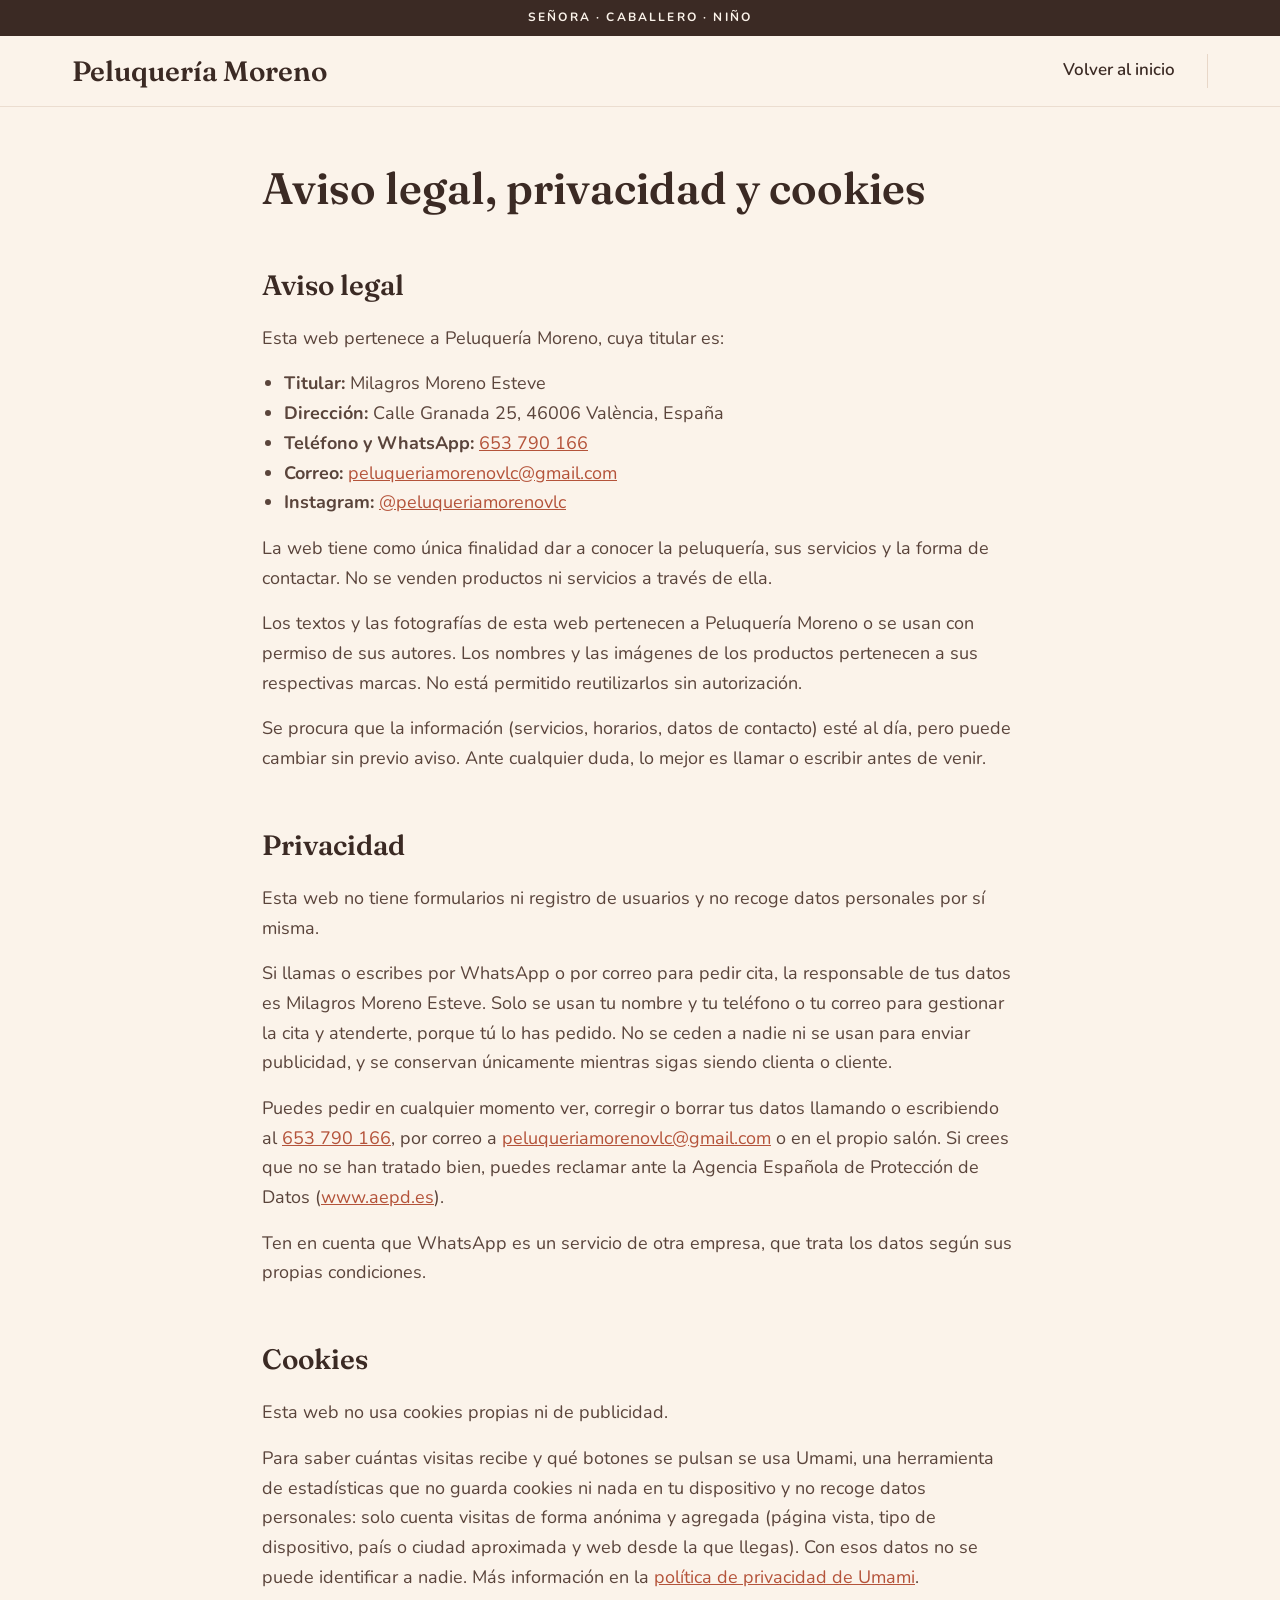
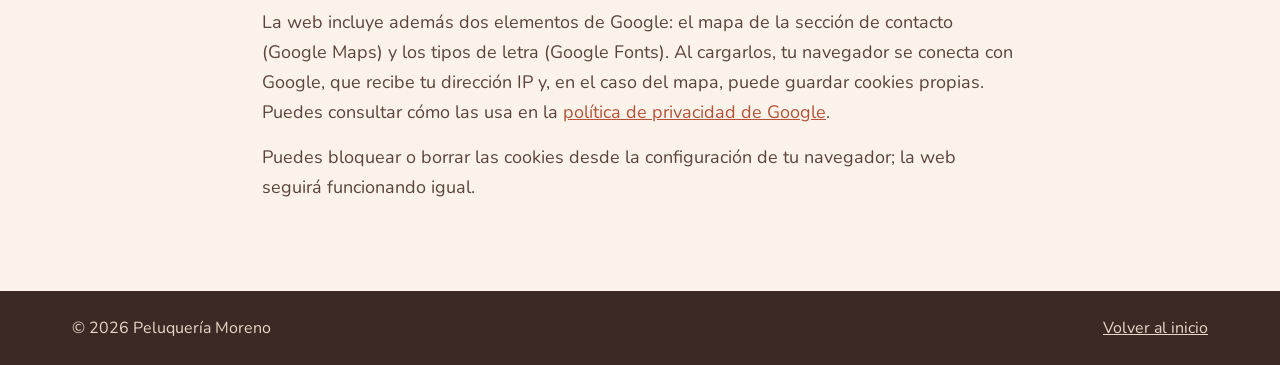
<file: legal.html>
<!doctype html>
<html lang="es">
<head>
<meta charset="utf-8">
<meta name="viewport" content="width=device-width, initial-scale=1">
<meta name="color-scheme" content="only light">
<title>Aviso legal, privacidad y cookies | Peluquería Moreno</title>
<meta name="robots" content="noindex">
<link rel="icon" href="favicon.ico" sizes="48x48">
<link rel="icon" type="image/png" href="favicon.png" sizes="96x96">
<link rel="apple-touch-icon" href="apple-touch-icon.png">
<link rel="preconnect" href="https://fonts.googleapis.com">
<link rel="preconnect" href="https://fonts.gstatic.com" crossorigin>
<link href="https://fonts.googleapis.com/css2?family=Fraunces:opsz,wght@9..144,500;9..144,600&family=Nunito:wght@400;600;700&display=swap" rel="stylesheet">
<link rel="stylesheet" href="styles.css">
<script defer src="https://cloud.umami.is/script.js" data-website-id="19267a1a-e770-42d9-90c6-fa1beb4d1565"></script>
</head>
<body>

<div class="strip">Señora · Caballero · Niño</div>

<header class="site-header">
<div class="container topbar">
  <div class="logo">Peluquería Moreno</div>
  <nav class="nav">
    <a href="/">Volver al inicio</a>
  </nav>
</div>
</header>

<main class="container legal-page">
  <h1>Aviso legal, privacidad y cookies</h1>

  <section id="aviso-legal">
    <h2>Aviso legal</h2>
    <p>Esta web pertenece a Peluquería Moreno, cuya titular es:</p>
    <ul>
      <li><strong>Titular:</strong> Milagros Moreno Esteve</li>
      <li><strong>Dirección:</strong> Calle Granada 25, 46006 València, España</li>
      <li><strong>Teléfono y WhatsApp:</strong> <a href="tel:+34653790166">653 790 166</a></li>
      <li><strong>Correo:</strong> <a href="mailto:peluqueriamorenovlc@gmail.com">peluqueriamorenovlc@gmail.com</a></li>
      <li><strong>Instagram:</strong> <a href="https://www.instagram.com/peluqueriamorenovlc/" target="_blank" rel="noopener">@peluqueriamorenovlc</a></li>
    </ul>
    <p>La web tiene como única finalidad dar a conocer la peluquería, sus servicios y la forma de contactar. No se venden productos ni servicios a través de ella.</p>
    <p>Los textos y las fotografías de esta web pertenecen a Peluquería Moreno o se usan con permiso de sus autores. Los nombres y las imágenes de los productos pertenecen a sus respectivas marcas. No está permitido reutilizarlos sin autorización.</p>
    <p>Se procura que la información (servicios, horarios, datos de contacto) esté al día, pero puede cambiar sin previo aviso. Ante cualquier duda, lo mejor es llamar o escribir antes de venir.</p>
  </section>

  <section id="privacidad">
    <h2>Privacidad</h2>
    <p>Esta web no tiene formularios ni registro de usuarios y no recoge datos personales por sí misma.</p>
    <p>Si llamas o escribes por WhatsApp o por correo para pedir cita, la responsable de tus datos es Milagros Moreno Esteve. Solo se usan tu nombre y tu teléfono o tu correo para gestionar la cita y atenderte, porque tú lo has pedido. No se ceden a nadie ni se usan para enviar publicidad, y se conservan únicamente mientras sigas siendo clienta o cliente.</p>
    <p>Puedes pedir en cualquier momento ver, corregir o borrar tus datos llamando o escribiendo al <a href="tel:+34653790166">653 790 166</a>, por correo a <a href="mailto:peluqueriamorenovlc@gmail.com">peluqueriamorenovlc@gmail.com</a> o en el propio salón. Si crees que no se han tratado bien, puedes reclamar ante la Agencia Española de Protección de Datos (<a href="https://www.aepd.es" rel="noopener">www.aepd.es</a>).</p>
    <p>Ten en cuenta que WhatsApp es un servicio de otra empresa, que trata los datos según sus propias condiciones.</p>
  </section>

  <section id="cookies">
    <h2>Cookies</h2>
    <p>Esta web no usa cookies propias ni de publicidad.</p>
    <p>Para saber cuántas visitas recibe y qué botones se pulsan se usa Umami, una herramienta de estadísticas que no guarda cookies ni nada en tu dispositivo y no recoge datos personales: solo cuenta visitas de forma anónima y agregada (página vista, tipo de dispositivo, país o ciudad aproximada y web desde la que llegas). Con esos datos no se puede identificar a nadie. Más información en la <a href="https://umami.is/privacy" rel="noopener">política de privacidad de Umami</a>.</p>
    <p>La web incluye además dos elementos de Google: el mapa de la sección de contacto (Google Maps) y los tipos de letra (Google Fonts). Al cargarlos, tu navegador se conecta con Google, que recibe tu dirección IP y, en el caso del mapa, puede guardar cookies propias. Puedes consultar cómo las usa en la <a href="https://policies.google.com/privacy?hl=es" rel="noopener">política de privacidad de Google</a>.</p>
    <p>Puedes bloquear o borrar las cookies desde la configuración de tu navegador; la web seguirá funcionando igual.</p>
  </section>
</main>

<footer class="contact">
  <div class="legal legal-only">
    <div class="container legal-inner">
      <div>© 2026 Peluquería Moreno</div>
      <div class="legal-links">
        <a href="/">Volver al inicio</a>
      </div>
    </div>
  </div>
</footer>

<script>
// Direcciones sin #: /productos, /privacidad… llegan con ?seccion= y aquí se baja a esa parte
(function () {
  var params = new URLSearchParams(location.search);
  var id = params.get('seccion') || (params.get('filtro') && document.getElementById('productos') ? 'productos' : null);
  var target = id && document.getElementById(id);
  if (target) {
    // La barra de direcciones se queda con la dirección corta, sin ?seccion=
    params.delete('seccion');
    var rest = params.toString();
    history.replaceState(null, '', '/' + id + (rest ? '?' + rest : ''));
    // El salto es directo, sin el desplazamiento suave de la web, para que no se quede a medias al cargar
    var jump = function () {
      var html = document.documentElement;
      html.style.scrollBehavior = 'auto';
      target.scrollIntoView();
      html.style.scrollBehavior = '';
    };
    jump();
    // Las fotos y las letras que terminan de cargar arriba pueden mover la sección; se vuelve a colocar
    window.addEventListener('load', jump);
    if (document.fonts) document.fonts.ready.then(jump);
  }
  // Los enlaces a secciones de esta misma página bajan sin recargar y ponen su dirección (/productos…) en la barra
  document.querySelectorAll('a[href^="/"]').forEach(function (link) {
    var path = link.getAttribute('href');
    var section = document.getElementById(path.slice(1));
    if (!section) return;
    link.addEventListener('click', function (event) {
      event.preventDefault();
      section.scrollIntoView({ behavior: 'smooth' });
      if (location.pathname !== path) history.pushState(null, '', path);
    });
  });
  // Con el botón de atrás del navegador se vuelve a la sección anterior, o arriba del todo
  window.addEventListener('popstate', function () {
    var section = document.getElementById(location.pathname.slice(1));
    if (section) section.scrollIntoView({ behavior: 'smooth' });
    else window.scrollTo({ top: 0, behavior: 'smooth' });
  });
})();
</script>
</body>
</html>
</file>
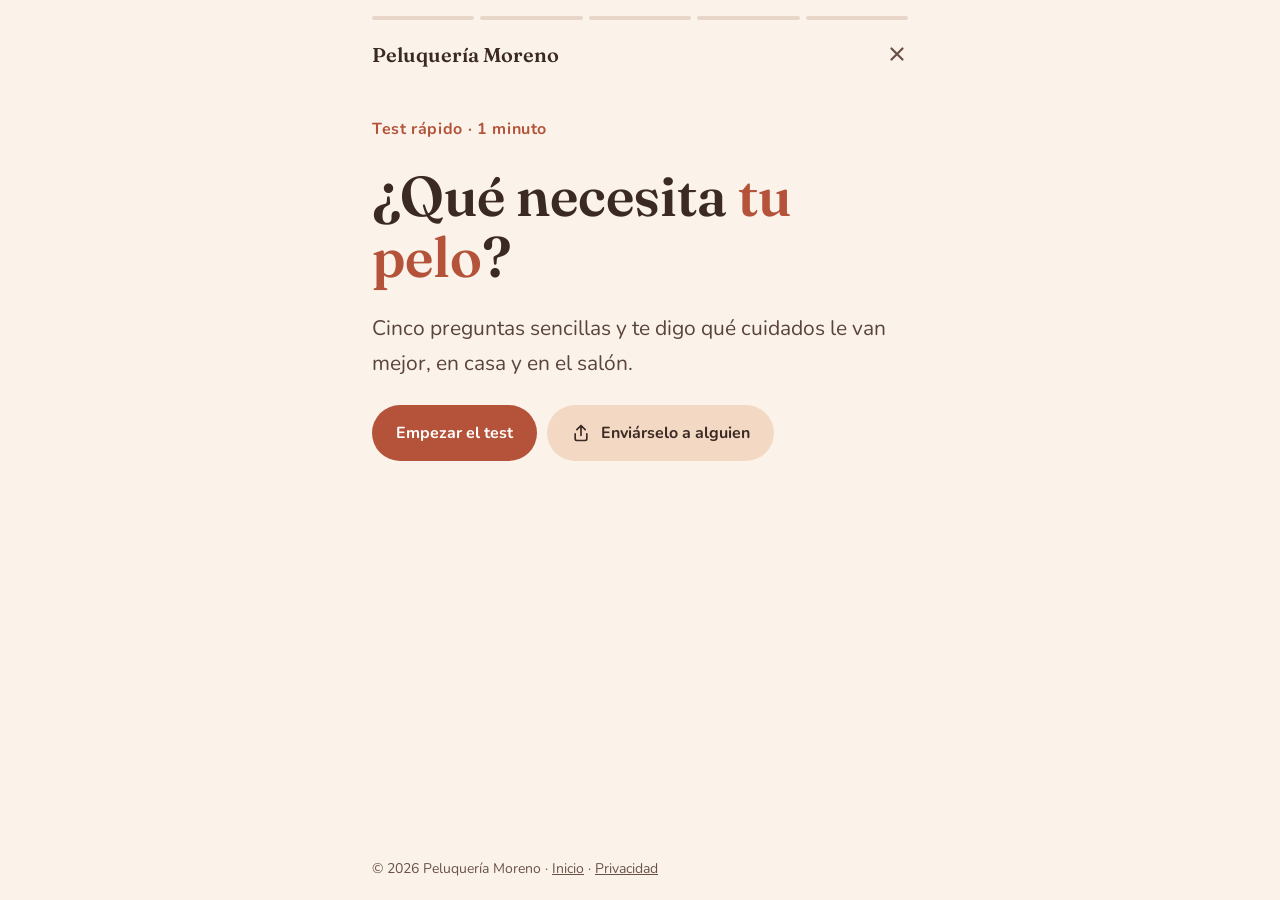
<file: test.html>
<!doctype html>
<html lang="es">
<head>
<meta charset="utf-8">
<meta name="viewport" content="width=device-width, initial-scale=1">
<meta name="color-scheme" content="only light">
<title>Test: ¿qué necesita tu pelo? | Peluquería Moreno</title>
<meta name="description" content="Responde cinco preguntas y descubre qué cuidados le van mejor a tu pelo. Un test rápido de Peluquería Moreno, en Valencia.">
<link rel="canonical" href="https://peluqueriamoreno.es/test">
<meta property="og:type" content="website">
<meta property="og:locale" content="es_ES">
<meta property="og:url" content="https://peluqueriamoreno.es/test">
<meta property="og:title" content="Test: ¿qué necesita tu pelo?">
<meta property="og:description" content="Responde cinco preguntas y descubre qué cuidados le van mejor a tu pelo.">
<meta property="og:image" content="https://peluqueriamoreno.es/Imagenes/tarjeta-compartir.png">
<meta property="og:image:width" content="1200">
<meta property="og:image:height" content="630">
<link rel="icon" href="favicon.ico" sizes="48x48">
<link rel="icon" type="image/png" href="favicon.png" sizes="96x96">
<link rel="apple-touch-icon" href="apple-touch-icon.png">
<link rel="preconnect" href="https://fonts.googleapis.com">
<link rel="preconnect" href="https://fonts.gstatic.com" crossorigin>
<link href="https://fonts.googleapis.com/css2?family=Fraunces:opsz,wght@9..144,500;9..144,600&family=Nunito:wght@400;600;700&display=swap" rel="stylesheet">
<link rel="stylesheet" href="styles.css">
<script defer src="https://cloud.umami.is/script.js" data-website-id="19267a1a-e770-42d9-90c6-fa1beb4d1565"></script>
</head>
<body class="quiz-body">

<header class="container quiz-top">
  <div class="quiz-segments" id="quiz-segments" aria-hidden="true"></div>
  <div class="quiz-top-row">
    <a class="logo" href="/">Peluquería Moreno</a>
    <a class="quiz-close" href="/" aria-label="Cerrar el test y volver al inicio">
      <svg width="22" height="22" viewBox="0 0 24 24" fill="none" stroke="currentColor" stroke-width="2.5" stroke-linecap="round" aria-hidden="true"><path d="M6 6l12 12M18 6L6 18"></path></svg>
    </a>
  </div>
</header>

<main class="container quiz-page">
  <div class="quiz">

    <section id="quiz-intro" class="quiz-panel">
      <div class="eyebrow">Test rápido · 1 minuto</div>
      <h1>¿Qué necesita <span class="accent">tu pelo</span>?</h1>
      <p class="lead">Cinco preguntas sencillas y te digo qué cuidados le van mejor, en casa y en el salón.</p>
      <div class="actions">
        <button type="button" id="quiz-start" class="btn btn-primary">Empezar el test</button>
        <a id="quiz-invite" class="btn btn-soft" href="https://wa.me/" target="_blank" rel="noopener">
          <svg width="20" height="20" viewBox="0 0 24 24" fill="none" stroke="currentColor" stroke-width="2" stroke-linecap="round" stroke-linejoin="round" aria-hidden="true"><path d="M12 15V3M7 8l5-5 5 5M5 13v6a2 2 0 0 0 2 2h10a2 2 0 0 0 2-2v-6"></path></svg>
          Enviárselo a alguien
        </a>
      </div>
      <noscript><p class="note">Para hacer el test necesitas tener JavaScript activado. Si lo prefieres, <a href="https://wa.me/34653790166" target="_blank" rel="noopener">escríbeme por WhatsApp</a> y lo vemos.</p></noscript>
    </section>

    <section id="quiz-question" class="quiz-panel" hidden>
      <div class="quiz-count" id="quiz-count"></div>
      <h2 id="quiz-title" tabindex="-1"></h2>
      <div class="quiz-options" id="quiz-options"></div>
      <button type="button" id="quiz-back" class="quiz-link"><svg width="16" height="16" viewBox="0 0 24 24" fill="none" stroke="currentColor" stroke-width="2.5" stroke-linecap="round" stroke-linejoin="round" aria-hidden="true"><path d="M19 12H5M11 6l-6 6 6 6"></path></svg> Volver atrás</button>
    </section>

    <section id="quiz-result" class="quiz-panel" hidden>
      <div class="share-card">
        <div class="share-eyebrow">Mi resultado</div>
        <h2 id="result-title" class="share-name" tabindex="-1"></h2>
        <p class="share-tagline" id="result-tagline"></p>
        <div class="share-home" id="result-home-block">
          <div class="label">Para casa</div>
          <ul class="quiz-products" id="result-products"></ul>
        </div>
      </div>
      <div class="actions">
        <button type="button" id="quiz-share" class="btn btn-primary">
          <svg width="22" height="22" viewBox="0 0 24 24" fill="none" stroke="#FFFFFF" stroke-width="2" stroke-linecap="round" stroke-linejoin="round" aria-hidden="true"><path d="M12 15V3M7 8l5-5 5 5M5 13v6a2 2 0 0 0 2 2h10a2 2 0 0 0 2-2v-6"></path></svg>
          Compartir resultado
        </button>
        <a id="result-whatsapp" class="btn btn-soft" href="https://wa.me/34653790166" target="_blank" rel="noopener" data-umami-event="Test: WhatsApp">Cuéntamelo por WhatsApp</a>
      </div>
      <p class="note" id="quiz-share-status" role="status"></p>
      <a id="quiz-friend" class="quiz-link" href="https://wa.me/" target="_blank" rel="noopener">¿Conoces a alguien a quien le vendría bien? Pásale el test <svg width="16" height="16" viewBox="0 0 24 24" fill="none" stroke="currentColor" stroke-width="2.5" stroke-linecap="round" stroke-linejoin="round" aria-hidden="true"><path d="M5 12h14M13 6l6 6-6 6"></path></svg></a>
      <div class="quiz-advice">
        <div class="quiz-advice-block">
          <div class="label">Por qué</div>
          <p id="result-text"></p>
        </div>
        <div class="quiz-advice-block" id="result-extra-block" hidden>
          <div class="label">Y además</div>
          <p id="result-extra"></p>
        </div>
        <div class="quiz-advice-block">
          <div class="label">En el salón</div>
          <p id="result-salon"></p>
          <a id="result-cita" class="btn btn-small btn-primary" href="https://wa.me/34653790166" data-umami-event="Test: pedir cita">
            <svg width="18" height="18" viewBox="0 0 24 24" fill="none" stroke="#FFFFFF" stroke-width="2" stroke-linecap="round" stroke-linejoin="round" aria-hidden="true"><path d="M21 11.5a8.5 8.5 0 0 1-12.6 7.4L3 20.5l1.7-5.2A8.5 8.5 0 1 1 21 11.5z"></path></svg>
            Pedir cita
          </a>
        </div>
      </div>
      <p class="note">Es una orientación. Cada pelo es distinto, así que lo mejor es verlo en el salón.</p>
      <button type="button" id="quiz-restart" class="quiz-link"><svg width="16" height="16" viewBox="0 0 24 24" fill="none" stroke="currentColor" stroke-width="2.5" stroke-linecap="round" stroke-linejoin="round" aria-hidden="true"><path d="M20 12a8 8 0 1 1-2.3-5.7M20 4v5h-5"></path></svg> Repetir el test</button>
    </section>

  </div>
</main>

<footer class="container quiz-foot">
  © 2026 Peluquería Moreno · <a href="/">Inicio</a> · <a href="/privacidad">Privacidad</a>
</footer>

<script>
// Cada respuesta suma puntos a uno o varios resultados; gana el que más tenga.
// El título va en tres trozos: el del medio se pinta en color.
var questions = [
  {
    title: ['¿Cómo llevas el pelo ', 'ahora mismo', '?'],
    options: [
      { label: 'Natural, sin tinte', points: { sano: 1 } },
      { label: 'Teñido o con baño de color', points: { color: 3 } },
      { label: 'Rubio o con mechas', points: { rubio: 3 } },
      { label: 'Con canas que quiero cubrir', points: { color: 2 } },
      { label: 'Con canas, al natural', points: { canas: 3 } }
    ]
  },
  {
    title: ['¿Cómo es tu pelo ', 'de forma natural', '?'],
    options: [
      { label: 'Liso', points: {} },
      { label: 'Ondulado', points: { rizos: 1 } },
      { label: 'Rizado', points: { rizos: 3 } },
      { label: 'Fino y con poco cuerpo', points: { caida: 2 } }
    ]
  },
  {
    title: ['¿Cómo lo notas al ', 'tocarlo', '?'],
    options: [
      { label: 'Áspero, y se me rompe con facilidad', points: { reparacion: 3 } },
      { label: 'Seco y apagado', points: { brillo: 2, reparacion: 1 } },
      { label: 'Suave, pero el color se me va enseguida', points: { color: 2 } },
      { label: 'Se me encrespa enseguida', points: { rizos: 2 } },
      { label: 'Bien, la verdad', points: { sano: 2 } }
    ]
  },
  {
    title: ['¿Usas secador, plancha o ', 'tenacillas', '?'],
    options: [
      { label: 'Casi todos los días', points: { reparacion: 2 } },
      { label: 'Un par de veces por semana', points: { reparacion: 1 } },
      { label: 'Casi nunca', points: { sano: 1 } }
    ]
  },
  {
    title: ['¿Qué te gustaría ', 'conseguir', '?'],
    options: [
      { label: 'Que esté más fuerte', points: { reparacion: 2 } },
      { label: 'Que brille más', points: { brillo: 3 } },
      { label: 'Que esté más suave', points: { reparacion: 2, brillo: 1 } },
      { label: 'Que el color me dure', points: { color: 2 } },
      { label: 'Quitarle el tono amarillento', points: { rubio: 3, canas: 1 } },
      { label: 'Que el rizo quede definido', points: { rizos: 3 } },
      { label: 'Que se me caiga menos', points: { caida: 3 } },
      { label: 'Un cambio de imagen', points: { sano: 1 } }
    ]
  }
];

// card: la frase que sale en la tarjeta para compartir, en dos líneas (la segunda en color)
// extra: la frase que sale en «Y además» cuando este resultado queda segundo
// cita: lo que se pide en el mensaje de WhatsApp del botón «Pedir cita»
// products: como mucho un champú y una mascarilla, más un tercero solo si es de otro tipo (aceite, sérum, loción)
var results = {
  rubio: {
    name: 'Rubio sin amarillos',
    cita: 'repasar las mechas y matizar el rubio',
    extra: 'Tu rubio también agradece un cuidado antiamarillo, para que el tono se mantenga limpio.',
    card: ['Mi rubio pide', 'un matiz'],
    tagline: 'Para decir adiós a los amarillos y mantener el tono limpio.',
    title: 'Tu rubio pide un matiz',
    text: 'Los rubios y las mechas tienden a amarillear con los lavados, el sol y el agua. Con un cuidado antiamarillo en casa el tono se mantiene limpio mucho más tiempo.',
    products: [
      { name: 'Champú No-Yellow', img: 'champu-no-yellow.png' },
      { name: 'Mascarilla No-Yellow', img: 'mascarilla-no-yellow.png' },
      { name: 'Gotas Blonde Miracle', img: 'gotas-blonde-miracle.png' }
    ],
    salon: 'Repasamos las mechas y matizamos el tono cuando haga falta, cuidando que el pelo no se estropee.'
  },
  color: {
    name: 'Proteger el color',
    cita: 'hacerme el color',
    extra: 'Tu color también necesita protección, para que no se apague con los lavados.',
    card: ['Mi color pide', 'protección'],
    tagline: 'Para que el tono no se apague con los lavados.',
    title: 'Tu color necesita protección',
    text: 'El pelo teñido pierde intensidad con cada lavado. Lo que mejor le va es un cuidado que selle el color y lo mantenga vivo entre una visita y la siguiente.',
    products: [
      { name: 'Mascarilla Color Perfect', img: 'mascarilla-color-perfect.png' },
      { name: 'Aceite Color Perfect', img: 'aceite-color-perfect.png' }
    ],
    salon: 'Buscamos juntas el tono que más te favorece y cubrimos las canas, con tinte o con baño de color sin amoniaco.'
  },
  reparacion: {
    name: 'Reparación',
    cita: 'un tratamiento de reparación',
    extra: 'Tu pelo también pide reparación, para recuperar fuerza y suavidad.',
    card: ['Mi pelo pide', 'reparación'],
    tagline: 'Ha aguantado calor y tintes, y toca recuperar fuerza.',
    title: 'Tu pelo pide reparación',
    text: 'El calor y los tintes van dejando el pelo áspero y quebradizo. Necesita recuperar fuerza desde dentro, y un poco de constancia en casa.',
    products: [
      { name: 'Champú Keratin', img: 'champu-keratin.png' },
      { name: 'Mascarilla Keratin', img: 'mascarilla-keratin.png' }
    ],
    salon: 'Un tratamiento de reparación y sanear las puntas con un buen corte: se nota desde el primer día.'
  },
  brillo: {
    name: 'Brillo e hidratación',
    cita: 'un tratamiento de hidratación',
    extra: 'A tu pelo también le viene bien hidratación, para ganar brillo y suavidad.',
    card: ['Mi pelo pide', 'brillo'],
    tagline: 'Con un poco de hidratación va a brillar.',
    title: 'A tu pelo le falta brillo',
    text: 'Cuando el pelo está seco, se ve apagado aunque esté sano. Con hidratación vuelve a tener luz y movimiento.',
    products: [
      { name: 'Champú K-Glicolic', img: 'champu-tahe-k-glicolic.png' },
      { name: 'Mascarilla Shecare Repair', img: 'mascarilla-shecare-repair.png' },
      { name: 'Ampollas Shecare Repair', img: 'ampollas-shecare-repair.png' }
    ],
    salon: 'Un tratamiento de hidratación para devolverle el brillo, y te cuento cómo mantenerlo en casa.'
  },
  rizos: {
    name: 'Rizos y encrespado',
    cita: 'un corte y un tratamiento de hidratación para el rizo',
    extra: 'Tu pelo también pide definición, para que coja forma y no se encrespe.',
    card: ['Mi pelo pide', 'definición'],
    tagline: 'Para que coja forma, con hidratación y sin encrespar.',
    title: 'Tu pelo pide definición',
    text: 'El pelo rizado, ondulado o que se encrespa con facilidad suele estar falto de hidratación. Con productos pensados para él coge forma y se mantiene definido.',
    products: [
      { name: 'Champú Curl Boost', img: 'champu-curl-boost.png' },
      { name: 'Mascarilla Curl Boost', img: 'mascarilla-curl-boost.png' },
      { name: 'Style-In Oil no Oil', img: 'style-in-oil-no-oil.png' }
    ],
    salon: 'Un corte que respete la forma de tu pelo y un tratamiento de hidratación para que quede definido.'
  },
  caida: {
    name: 'Fuerza y anticaída',
    cita: 'que me mires la caída del pelo',
    extra: 'Tu pelo también pide fuerza, para que se caiga menos y gane cuerpo.',
    card: ['Mi pelo pide', 'fuerza'],
    tagline: 'Para que se caiga menos y gane cuerpo.',
    title: 'Tu pelo pide fuerza',
    text: 'Cuando el pelo se cae más de la cuenta o se nota fino y sin cuerpo, lo primero es cuidar el cuero cabelludo. Con constancia en casa, el pelo gana fuerza.',
    products: [
      { name: 'Fitoxil Forte', img: 'tahe-fitoxil-forte.png' },
      { name: 'Loción Energy', img: 'locion-energy.png' }
    ],
    salon: 'Miramos juntas cómo está el cuero cabelludo y te cuento qué tratamiento seguir y cómo aplicarlo en casa.'
  },
  canas: {
    name: 'Canas con luz',
    cita: 'un corte y matizar las canas',
    extra: 'Tus canas también agradecen un matiz, para que se vean plateadas y con luz.',
    card: ['Mis canas piden', 'luz'],
    tagline: 'Para llevarlas al natural, plateadas y sin amarillos.',
    title: 'Tus canas piden luz',
    text: 'Las canas tienden a amarillear y a verse apagadas. Con un cuidado matizador en casa se mantienen plateadas y luminosas, sin necesidad de teñir.',
    products: [
      { name: 'Mascarilla Grey by Day', img: 'mascarilla-grey-by-day.png' }
    ],
    salon: 'Un corte que las luzca y, si hace falta, un matiz para igualar el tono.'
  },
  sano: {
    name: 'Pelo sano',
    cita: 'un corte',
    card: ['Mi pelo está', 'sano'],
    tagline: 'Lo estoy cuidando bien. A mantenerlo así.',
    title: 'Tu pelo está sano: a mantenerlo',
    text: '¡Enhorabuena! Lo estás cuidando bien. Ahora toca conservarlo así y, si te apetece, darle un aire nuevo.',
    products: [],
    salon: 'Un corte cada dos o tres meses para mantener la forma. Y si quieres un cambio de imagen, cuéntame qué te ronda y lo vemos juntas.'
  }
};

// Orden de desempate: el primero de la lista gana si hay empate a puntos
var order = ['rubio', 'canas', 'color', 'caida', 'rizos', 'reparacion', 'brillo', 'sano'];

var panels = {
  intro: document.getElementById('quiz-intro'),
  question: document.getElementById('quiz-question'),
  result: document.getElementById('quiz-result')
};
var segments = document.getElementById('quiz-segments');
var answers = [];
var current = 0;

questions.forEach(function () {
  segments.appendChild(document.createElement('span'));
});

function track(name) {
  if (window.umami) window.umami.track(name);
}

// filled: cuántas barritas de arriba se pintan
function show(name, filled) {
  Object.keys(panels).forEach(function (key) {
    panels[key].hidden = key !== name;
  });
  Array.prototype.forEach.call(segments.children, function (segment, i) {
    segment.classList.toggle('done', i < filled);
  });
  // Reinicia la animación de entrada aunque el panel ya estuviera visible
  panels[name].classList.remove('quiz-in');
  void panels[name].offsetWidth;
  panels[name].classList.add('quiz-in');
}

function showQuestion(index) {
  current = index;
  var question = questions[index];
  var title = document.getElementById('quiz-title');
  var options = document.getElementById('quiz-options');

  document.getElementById('quiz-count').textContent = 'Pregunta ' + (index + 1) + ' de ' + questions.length;

  title.textContent = '';
  question.title.forEach(function (part, i) {
    var span = document.createElement('span');
    if (i === 1) span.className = 'accent';
    span.textContent = part;
    title.appendChild(span);
  });

  options.textContent = '';
  question.options.forEach(function (option, i) {
    var btn = document.createElement('button');
    btn.type = 'button';
    btn.className = 'quiz-option';
    if (answers[index] === i) btn.classList.add('selected');
    btn.textContent = option.label;
    btn.addEventListener('click', function () {
      answers[index] = i;
      Array.prototype.forEach.call(options.children, function (other) {
        other.classList.toggle('selected', other === btn);
        other.disabled = true;
      });
      // Deja ver un momento la respuesta marcada antes de pasar a la siguiente
      setTimeout(function () {
        if (index + 1 < questions.length) showQuestion(index + 1); else showResult();
      }, 350);
    });
    options.appendChild(btn);
  });

  show('question', index + 1);
  title.focus();
}

// Devuelve el resultado ganador y, si lo hay, un segundo que también ha sumado puntos
function ranking() {
  var scores = {};
  answers.forEach(function (answer, i) {
    var points = questions[i].options[answer].points;
    Object.keys(points).forEach(function (key) {
      scores[key] = (scores[key] || 0) + points[key];
    });
  });
  var ranked = order.slice().sort(function (a, b) {
    return (scores[b] || 0) - (scores[a] || 0);
  });
  // Rubio y canas comparten la respuesta del tono amarillento: no se recomiendan a la vez
  var pair = { rubio: 'canas', canas: 'rubio' };
  var second = ranked.slice(1).filter(function (key) {
    return key !== 'sano' && key !== pair[ranked[0]] && (scores[key] || 0) >= 2;
  })[0];
  return { first: results[ranked[0]], second: second ? results[second] : null };
}

function fillProducts(list, products) {
  list.textContent = '';
  products.forEach(function (product) {
    var item = document.createElement('li');
    var img = document.createElement('img');
    img.src = 'Imagenes/Productos/' + product.img + '?v=3';
    img.alt = '';
    item.appendChild(img);
    // Cada palabra va entera, para que «No-Yellow» no se parta por el guion
    var name = document.createElement('span');
    product.name.split(' ').forEach(function (word, i) {
      var part = document.createElement('span');
      part.textContent = word;
      if (i) name.appendChild(document.createTextNode(' '));
      name.appendChild(part);
    });
    item.appendChild(name);
    list.appendChild(item);
  });
}

var shown = null;
var testUrl = 'https://peluqueriamoreno.es/test';
var friendText = '';

function showResult() {
  var ranked = ranking();
  var result = shown = ranked.first;
  var extra = ranked.second;
  var title = document.getElementById('result-title');

  title.textContent = '';
  result.card.forEach(function (line, i) {
    var span = document.createElement('span');
    if (i === 1) span.className = 'accent';
    span.textContent = line;
    title.appendChild(span);
  });
  document.getElementById('result-tagline').textContent = result.tagline;
  document.getElementById('result-text').textContent = result.text;
  document.getElementById('result-salon').textContent = result.salon;
  document.getElementById('quiz-share-status').textContent = '';

  fillProducts(document.getElementById('result-products'), result.products);
  document.getElementById('result-home-block').hidden = !result.products.length;

  document.getElementById('result-extra-block').hidden = !extra;
  if (extra) {
    document.getElementById('result-extra').textContent = extra.extra;
  }

  var message = 'Hola Milagros, he hecho el test de la web y me ha salido «' + result.title + '»' +
    (extra ? ' y además «' + extra.title + '»' : '') + '. ¿Qué me aconsejas?';
  document.getElementById('result-whatsapp').href = 'https://wa.me/34653790166?text=' + encodeURIComponent(message);

  document.getElementById('result-cita').href = 'https://wa.me/34653790166?text=' +
    encodeURIComponent('Hola Milagros, he hecho el test de la web y me gustaría pedir cita para ' + result.cita + '.');

  friendText = 'He hecho el test de Peluquería Moreno y me ha salido «' + result.card.join(' ') + '». ¿Y a ti?';
  document.getElementById('quiz-friend').href = 'https://wa.me/?text=' + encodeURIComponent(friendText + ' ' + testUrl);

  show('result', questions.length);
  title.focus();
  track('Test resultado: ' + result.name);
}

// Parte un texto en líneas que quepan en el ancho dado
function wrap(ctx, text, width) {
  var lines = [];
  var line = '';
  text.split(' ').forEach(function (word) {
    var next = line ? line + ' ' + word : word;
    if (line && ctx.measureText(next).width > width) {
      lines.push(line);
      line = word;
    } else {
      line = next;
    }
  });
  lines.push(line);
  return lines;
}

// Rectángulo de esquinas redondeadas (roundRect no existe en iPhone antiguos)
function roundedRect(ctx, x, y, w, h, r) {
  ctx.beginPath();
  ctx.moveTo(x + r, y);
  ctx.arcTo(x + w, y, x + w, y + h, r);
  ctx.arcTo(x + w, y + h, x, y + h, r);
  ctx.arcTo(x, y + h, x, y, r);
  ctx.arcTo(x, y, x + w, y, r);
  ctx.closePath();
}

function loadImage(src) {
  return new Promise(function (resolve) {
    var img = new Image();
    img.onload = function () { resolve(img); };
    img.onerror = function () { resolve(null); };
    img.src = src;
  });
}

// Dibuja la tarjeta del resultado como imagen vertical (1080 × 1920), del tamaño de unas stories.
// Se dibuja con las mismas medidas que la tarjeta de la web en un móvil y se amplía ×3,
// para que las letras salgan con el mismo trazo que en pantalla.
function drawCard(result, photos) {
  var canvas = document.createElement('canvas');
  canvas.width = 1080;
  canvas.height = 1920;
  var ctx = canvas.getContext('2d');
  var left = 32;
  var width = 296;

  ctx.fillStyle = '#3B2A24';
  ctx.fillRect(0, 0, canvas.width, canvas.height);
  ctx.scale(3, 3);
  ctx.textBaseline = 'alphabetic';

  // El nombre se encoge si alguna de las dos líneas no cabe
  var size = 48;
  do {
    size -= 1;
    ctx.font = '600 ' + size + 'px Fraunces, serif';
  } while (Math.max(ctx.measureText(result.card[0]).width, ctx.measureText(result.card[1]).width) > width);

  ctx.font = '400 19px Nunito, sans-serif';
  var tagline = wrap(ctx, result.tagline, width);

  // Primera pasada sin pintar para saber la altura y centrar el contenido
  function paint(top, draw) {
    var y = top;

    y += 14;
    if (draw) {
      ctx.fillStyle = '#E8D7C8';
      ctx.font = '700 14px Nunito, sans-serif';
      if ('letterSpacing' in ctx) ctx.letterSpacing = '2px';
      ctx.fillText('MI RESULTADO', left, y);
      if ('letterSpacing' in ctx) ctx.letterSpacing = '0px';
    }

    y += 14;
    ctx.font = '600 ' + size + 'px Fraunces, serif';
    result.card.forEach(function (line, i) {
      y += size;
      if (draw) {
        ctx.fillStyle = i === 1 ? '#E79A80' : '#FBF3EA';
        ctx.fillText(line, left, y);
      }
    });

    y += 12;
    ctx.font = '400 19px Nunito, sans-serif';
    tagline.forEach(function (line) {
      y += 31;
      if (draw) {
        ctx.fillStyle = '#E8D7C8';
        ctx.fillText(line, left, y);
      }
    });

    if (result.products.length) {
      y += 46;
      if (draw) {
        ctx.fillStyle = '#FBF3EA';
        ctx.font = '700 18px Nunito, sans-serif';
        ctx.fillText('Para casa', left, y);
      }
      y += 14;
      result.products.forEach(function (product, i) {
        ctx.font = '700 16px Nunito, sans-serif';
        if (draw) {
          ctx.fillStyle = '#F3D9C4';
          roundedRect(ctx, left, y, width, 80, 16);
          ctx.fill();
          var photo = photos[i];
          if (photo) {
            // Recorte cuadrado centrado, como en la web
            var side = Math.min(photo.naturalWidth, photo.naturalHeight);
            ctx.drawImage(photo, (photo.naturalWidth - side) / 2, (photo.naturalHeight - side) / 2, side, side, left + 8, y + 8, 64, 64);
          }
          ctx.fillStyle = '#3B2A24';
          ctx.fillText(product.name, left + 82, y + 46);
        }
        y += 80 + 12;
      });
      y -= 12;
    }

    y += 44;
    if (draw) {
      ctx.fillStyle = '#E8D7C8';
      ctx.font = '700 15px Nunito, sans-serif';
      // Logo de Instagram a trazo y el usuario
      ctx.strokeStyle = '#E8D7C8';
      ctx.lineWidth = 1.6;
      roundedRect(ctx, left + 1, y - 14, 16, 16, 4.5);
      ctx.stroke();
      ctx.beginPath();
      ctx.arc(left + 9, y - 6, 3.6, 0, Math.PI * 2);
      ctx.stroke();
      ctx.beginPath();
      ctx.arc(left + 13.2, y - 10.2, 1, 0, Math.PI * 2);
      ctx.fill();
      ctx.fillText('@peluqueriamorenovlc', left + 24, y);
    }
    return y;
  }

  var height = paint(0, false);
  paint((640 - height) / 2, true);
  return canvas;
}

function shareResult() {
  var status = document.getElementById('quiz-share-status');
  var result = shown;
  track('Test: compartir');
  // Espera a las letras y a las fotos para que la imagen salga igual que la web
  var fonts = ['600 48px Fraunces', '400 19px Nunito', '700 16px Nunito'].map(function (font) {
    return document.fonts.load(font).catch(function () {});
  });
  var photos = result.products.map(function (product) {
    return loadImage('Imagenes/Productos/' + product.img + '?v=3');
  });
  Promise.all([Promise.all(photos), Promise.all(fonts)]).then(function (loaded) {
    drawCard(result, loaded[0]).toBlob(function (blob) {
      var file = new File([blob], 'mi-pelo-peluqueria-moreno.png', { type: 'image/png' });
      if (navigator.canShare && navigator.canShare({ files: [file] })) {
        // Si se cierra el menú de compartir sin elegir nada, no pasa nada
        navigator.share({ files: [file] }).catch(function () {});
        return;
      }
      // Sin menú de compartir (ordenador): se descarga la imagen
      var link = document.createElement('a');
      link.href = URL.createObjectURL(blob);
      link.download = file.name;
      link.click();
      status.textContent = 'Imagen descargada. Súbela a tus stories y etiqueta a la peluquería.';
    }, 'image/png');
  });
}

document.getElementById('quiz-start').addEventListener('click', function () {
  track('Test: empezar');
  showQuestion(0);
});

document.getElementById('quiz-back').addEventListener('click', function () {
  if (current === 0) show('intro', 0); else showQuestion(current - 1);
});

document.getElementById('quiz-share').addEventListener('click', shareResult);

// Enlaces para pasar el test a otra persona. En el móvil abren el menú de compartir;
// si no lo hay, llevan a WhatsApp con el mensaje ya escrito.
// El evento de Umami se manda a mano: con data-umami-event, Umami abriría además el enlace.
function shareLink(link, eventName, text) {
  link.href = 'https://wa.me/?text=' + encodeURIComponent(text() + ' ' + testUrl);
  link.addEventListener('click', function (event) {
    track(eventName);
    if (!navigator.share) return;
    event.preventDefault();
    navigator.share({ text: text(), url: testUrl }).catch(function () {});
  });
}

shareLink(document.getElementById('quiz-invite'), 'Test: enviar enlace', function () {
  return '¿Qué necesita tu pelo? Haz el test de Peluquería Moreno, es un minuto:';
});
shareLink(document.getElementById('quiz-friend'), 'Test: pasar a una amiga', function () {
  return friendText;
});

document.getElementById('quiz-restart').addEventListener('click', function () {
  answers = [];
  track('Test: repetir');
  showQuestion(0);
});
</script>

</body>
</html>
</file>
<file: styles.css>
:root {
  --accent: #B4533A;
  --accent-dark: #8C3E2A;
  --ink: #3B2A24;
  --ink-soft: #5A443B;
  --ink-muted: #6B5248;
  --cream: #FBF3EA;
  --peach: #F3D9C4;
  --sand: #E8D7C8;
  --white: #FFFFFF;
  --line: #EBDDD0;
  /* Terracota aclarado, para acentos sobre fondo oscuro */
  --accent-light: #E79A80;
  /* Evita que el modo oscuro forzado de algunos móviles cambie los colores */
  color-scheme: only light;
}

* {
  box-sizing: border-box;
}

html {
  /* Evita que el móvil agrande las letras por su cuenta */
  -webkit-text-size-adjust: 100%;
  text-size-adjust: 100%;
  scroll-behavior: smooth;
  /* Deja sitio a la cabecera fija al saltar a una sección */
  scroll-padding-top: 76px;
}

body {
  margin: 0;
  font-family: "Nunito", sans-serif;
  font-size: 18px;
  line-height: 1.65;
  color: var(--ink);
  background: var(--cream);
}

h1, h2, h3, .logo, .seal-number {
  font-family: "Fraunces", serif;
  font-weight: 600;
}

h1, h2, h3, p {
  margin: 0;
}

a {
  color: var(--accent);
}

a:hover {
  color: var(--accent-dark);
}

.container {
  max-width: 1200px;
  margin: 0 auto;
  padding-left: 32px;
  padding-right: 32px;
}

.center {
  text-align: center;
}

.accent {
  color: var(--accent);
}

.muted {
  color: var(--sand);
}

/* Franja fina sobre la barra; no es fija, se va al bajar por la página */
.strip {
  background: var(--ink);
  color: var(--cream);
  text-align: center;
  text-transform: uppercase;
  letter-spacing: 0.18em;
  font-size: 12px;
  font-weight: 700;
  padding: 8px 12px;
}

.site-header {
  position: sticky;
  top: 0;
  z-index: 10;
  background: var(--cream);
  border-bottom: 1px solid var(--line);
}

.topbar {
  padding-top: 16px;
  padding-bottom: 16px;
  display: flex;
  flex-wrap: wrap;
  align-items: center;
  justify-content: space-between;
  gap: 16px 32px;
}

.logo {
  font-size: 28px;
  margin-right: auto;
}

.nav {
  display: flex;
  flex-wrap: wrap;
  align-items: center;
  gap: 12px 28px;
  font-size: 17px;
  font-weight: 600;
}

.nav a {
  color: var(--ink);
  text-decoration: none;
}

.nav a:hover {
  color: var(--accent);
}

.topbar .topbar-cta {
  gap: 8px;
  padding: 8px 18px;
  font-size: 16px;
}

/* En escritorio: cabecera más baja, subrayado al pasar el ratón y una raya entre el menú y el botón */
@media (min-width: 721px) {
  .topbar {
    padding-top: 12px;
    padding-bottom: 12px;
  }

  .nav {
    padding-right: 32px;
    border-right: 1px solid var(--sand);
  }

  .nav a {
    padding: 2px 0;
    border-bottom: 2px solid transparent;
    transition: color 0.2s, border-color 0.2s;
  }

  .nav a:hover {
    border-bottom-color: var(--accent);
  }
}

.btn {
  display: inline-flex;
  align-items: center;
  gap: 10px;
  padding: 16px 30px;
  border-radius: 999px;
  font-size: 18px;
  font-weight: 700;
  text-decoration: none;
  border: 2px solid transparent;
  transition: background 0.2s, color 0.2s;
}

.btn-small {
  padding: 12px 24px;
  font-size: 17px;
}

.btn-primary {
  background: var(--accent);
  color: var(--white);
}

.btn-primary:hover {
  background: var(--accent-dark);
  color: var(--white);
}

.btn-soft {
  background: var(--peach);
  color: var(--ink);
}

.btn-soft:hover {
  background: var(--sand);
  color: var(--ink);
}

.btn-light {
  background: var(--cream);
  color: var(--ink);
}

.btn-light:hover {
  background: var(--white);
  color: var(--ink);
}

.btn-outline {
  border-color: var(--cream);
  color: var(--cream);
}

.btn-outline:hover {
  background: var(--cream);
  color: var(--ink);
}

.actions {
  display: flex;
  flex-wrap: wrap;
  gap: 14px;
}

.hero {
  padding-top: 32px;
  padding-bottom: 80px;
  display: flex;
  flex-wrap: wrap;
  align-items: center;
  gap: 56px;
}

/* En la portada los botones van un punto más pequeños para que no pesen tanto junto a la tarjeta del test */
.hero .btn {
  padding: 13px 26px;
  font-size: 17px;
}

.hero-text {
  /* Ancho mínimo para que los dos botones quepan en una fila */
  flex: 1 1 584px;
  min-width: 0;
  display: flex;
  flex-direction: column;
  gap: 26px;
}

.eyebrow {
  font-size: 16px;
  font-weight: 700;
  letter-spacing: 0.04em;
  color: var(--accent);
}

h1 {
  font-size: 64px;
  line-height: 1.06;
}

.lead {
  max-width: 520px;
  font-size: 21px;
  color: var(--ink-soft);
}

.note {
  font-size: 16px;
  color: var(--ink-muted);
}

.hero-photo {
  flex: 0 1 400px;
  margin-inline: auto;
  min-width: 0;
  position: relative;
}

.placeholder {
  display: flex;
  align-items: center;
  justify-content: center;
  text-align: center;
  background: var(--peach);
  border: 2px dashed #C99B84;
  color: var(--ink-muted);
  font-size: 17px;
  padding: 32px;
}

.photo {
  display: block;
  width: 100%;
  object-fit: cover;
  object-position: 50% 55%;
}

.placeholder-hero {
  height: 430px;
  object-position: 52% 50%;
  border-radius: 24px 24px 24px 180px;
}

/* En pantallas de ordenador estrechas la foto cede sitio al texto */
@media (min-width: 721px) and (max-width: 1120px) {
  .hero-photo {
    flex-basis: 320px;
  }
}

.seal {
  position: absolute;
  left: -2px;
  bottom: -2px;
  width: 132px;
  height: 132px;
  border-radius: 999px;
  background: var(--ink);
  box-shadow: 0 0 0 7px var(--cream);
  color: var(--cream);
  display: flex;
  flex-direction: column;
  align-items: center;
  justify-content: center;
  text-align: center;
  line-height: 1.15;
}

.seal-number {
  font-size: 38px;
}

.seal-text {
  font-size: 13px;
  font-weight: 700;
}

h2 {
  font-size: 44px;
}

.section-intro {
  margin-top: 12px;
  max-width: 560px;
  color: var(--ink-soft);
}

.section-intro.center {
  margin-left: auto;
  margin-right: auto;
}

.section-intro.small {
  font-size: 16px;
}

.band-white {
  background: var(--white);
  border-top: 1px solid var(--line);
}

.services {
  max-width: 1100px;
  padding-top: 96px;
  padding-bottom: 104px;
}

.services .section-intro {
  margin-bottom: 44px;
}

.cards {
  display: flex;
  flex-wrap: wrap;
  gap: 20px;
}

.card {
  flex: 1 1 460px;
  min-width: 0;
  background: var(--cream);
  border-radius: 24px;
  padding: 32px;
  display: flex;
  flex-direction: column;
  gap: 6px;
}

.card h3 {
  font-size: 26px;
}

.card p {
  font-size: 17px;
  color: var(--ink-muted);
}

/* Deja aire antes de la línea que separa la descripción de las técnicas */
.card p:has(+ .card-tags) {
  margin-bottom: 14px;
}

.card .card-tags {
  margin-top: auto;
  padding-top: 14px;
  border-top: 1px solid var(--sand);
  font-size: 15px;
  font-weight: 700;
  color: var(--accent-dark);
}

.card-dark {
  background: var(--ink);
  color: var(--cream);
  gap: 14px;
  justify-content: center;
}

.card-dark p {
  color: var(--sand);
}

/* Algo más compactos para que los dos botones quepan en una fila */
.card-dark .actions {
  gap: 10px;
}

.card-dark .btn {
  padding: 11px 20px;
  font-size: 16px;
}

/* Con la tarjeta estrecha el botón se queda en «WhatsApp» */
@media (max-width: 980px) {
  .card-dark .actions {
    gap: 8px;
  }

  .card-dark .btn {
    gap: 8px;
    padding: 10px 14px;
    font-size: 15px;
  }

  .wa-long {
    display: none;
  }
}

.band-peach {
  background: var(--peach);
}

.about {
  padding-top: 88px;
  padding-bottom: 88px;
  display: flex;
  flex-wrap: wrap;
  align-items: center;
  gap: 56px;
}

.placeholder-about {
  flex: 1 1 340px;
  min-width: 0;
  height: auto;
  aspect-ratio: 1100 / 828;
  background: #EBC9AF;
  border-color: #B88868;
  color: var(--ink-soft);
  border-radius: 24px 24px 160px 24px;
}

.about-text {
  flex: 1 1 420px;
  min-width: 0;
  display: flex;
  flex-direction: column;
  gap: 20px;
}

.about-text p {
  color: #4A352D;
}

.signature {
  font-family: "Parisienne", cursive;
  font-weight: 400;
  font-size: 34px;
  line-height: 1.2;
  color: var(--accent);
}

.products {
  padding-top: 96px;
  padding-bottom: 72px;
}

.products .section-intro {
  max-width: none;
}

.products .reviews-head {
  margin-bottom: 40px;
}

.product {
  /* Tres por fila; si un filtro deja menos, se quedan centrados */
  flex: 0 0 calc((100% - 48px) / 3);
  min-width: 0;
  scroll-snap-align: start;
  display: flex;
  flex-direction: column;
  gap: 4px;
  text-align: center;
}

.product-photo {
  display: block;
  width: 76%;
  margin: 0 auto;
  aspect-ratio: 1 / 1;
  object-fit: cover;
}

.product-name {
  font-weight: 700;
}

.product-note {
  font-size: 16px;
  color: var(--ink-muted);
}

/* Cada producto va en su tarjeta de color, con etiqueta y enlace a WhatsApp */
.product {
  position: relative;
  overflow: hidden;
  background: var(--peach);
  border-radius: 16px;
  padding: 12px 20px 28px;
  transition: transform 0.2s, box-shadow 0.2s;
}

.product:nth-child(even) {
  background: var(--sand);
}

/* Cinta en diagonal en la esquina de los productos más pedidos */
.product-ribbon {
  position: absolute;
  top: 24px;
  right: -44px;
  z-index: 1;
  width: 170px;
  padding: 7px 0;
  transform: rotate(45deg);
  background: var(--accent);
  color: var(--white);
  font-size: 12px;
  font-weight: 700;
  letter-spacing: 0.04em;
  line-height: 1;
  text-align: center;
  text-transform: uppercase;
}

.product-tag {
  align-self: center;
  margin: 4px 0 6px;
  padding: 6px 12px;
  border-radius: 999px;
  background: var(--white);
  color: var(--accent-dark);
  font-size: 13px;
  font-weight: 700;
  line-height: 1;
}

.product-ask {
  margin-top: auto;
  padding-top: 10px;
  font-size: 15px;
  font-weight: 700;
  text-decoration: none;
}

.product-ask:hover {
  text-decoration: underline;
}

/* La foto es un botón que abre el producto en grande */
.product-zoom {
  display: block;
  width: 100%;
  padding: 0;
  border: 0;
  background: none;
  cursor: zoom-in;
}

.product-zoom .product-photo {
  transition: transform 0.2s;
}

.product-zoom:hover .product-photo {
  transform: scale(1.04);
}

.product-filters {
  display: flex;
  flex-wrap: wrap;
  justify-content: center;
  gap: 10px;
  margin-bottom: 28px;
}

.product-filters button {
  padding: 10px 20px;
  border: 0;
  border-radius: 999px;
  background: var(--peach);
  color: var(--ink);
  font-family: inherit;
  font-size: 16px;
  font-weight: 700;
  cursor: pointer;
  transition: background 0.2s, color 0.2s;
}

.product-filters button:hover {
  background: var(--sand);
}

.product-filters button[aria-pressed="true"] {
  background: var(--accent);
  color: var(--white);
}

/* Frase que avisa de que los productos se pueden filtrar */
.product-filters-label {
  margin-bottom: 14px;
  color: var(--ink-soft);
  font-size: 16px;
  text-align: center;
}

.product-filters-label b {
  color: var(--ink);
}

.product-count {
  margin: -12px 0 24px;
  color: var(--ink-muted);
  font-size: 15px;
  text-align: center;
}

.product-count b {
  color: var(--ink);
}

/* El botón que recoge los filtros solo se usa en móvil */
.product-filters-toggle {
  display: none;
}

.product-track .product[hidden] {
  display: none;
}

/* Con un filtro puesto, los colores se alternan solo entre los productos que se ven */
.product-track.filtered .product {
  background: var(--peach);
}

.product-track.filtered .product.alt {
  background: var(--sand);
}

/* La lista arranca con seis productos y el resto sale con el botón; con un filtro puesto se ven todos los suyos */
.product-track:not(.expanded):not(.filtered) .product:nth-child(n+7) {
  display: none;
}

.products-more {
  display: flex;
  justify-content: center;
  margin-top: 32px;
}

.products-more[hidden] {
  display: none;
}

@media (min-width: 721px) {
  /* Dos por fila, centrados y con el mismo ancho de tarjeta que a tres por fila */
  .product-track.pairs {
    padding: 0 calc((100% - 48px) / 6 + 12px);
  }

  .product-track.pairs .product {
    flex-basis: calc((100% - 24px) / 2);
  }

  /* A dos por fila los colores van en damero */
  .product-track.pairs.filtered .product {
    background: var(--peach);
  }

  .product-track.pairs.filtered .product.alt-pairs {
    background: var(--sand);
  }
}

.products-more .btn {
  font-family: inherit;
  cursor: pointer;
}

.product-track .product-name {
  cursor: zoom-in;
}

.product-track .product-name:hover {
  text-decoration: underline;
}

.product-dialog {
  width: min(520px, calc(100% - 32px));
  max-height: calc(100% - 32px);
  padding: 20px 28px 32px;
  border: 0;
  border-radius: 24px;
  background: var(--peach);
  color: var(--ink);
  text-align: center;
}

.product-dialog::backdrop {
  background: rgba(59, 42, 36, 0.6);
}

.product-dialog[open] {
  display: flex;
  flex-direction: column;
  align-items: center;
  gap: 4px;
  animation: product-dialog-in 0.2s ease-out;
}

@keyframes product-dialog-in {
  from {
    opacity: 0;
    transform: scale(0.96);
  }
}

.product-dialog-photo {
  width: 100%;
  max-width: 420px;
  aspect-ratio: 1 / 1;
  object-fit: cover;
}

.product-dialog h3 {
  font-size: 28px;
  line-height: 1.2;
}

.product-dialog .product-note {
  margin-bottom: 16px;
  font-size: 18px;
}

.product-dialog-close {
  position: absolute;
  top: 14px;
  right: 14px;
  width: 44px;
  height: 44px;
  border: 0;
  border-radius: 999px;
  background: var(--white);
  color: var(--ink);
  display: flex;
  align-items: center;
  justify-content: center;
  cursor: pointer;
}

.product-dialog-close:hover {
  background: var(--cream);
}

@media (min-width: 721px) {
  .product:hover {
    transform: translateY(-6px);
    box-shadow: 0 14px 28px rgba(59, 42, 36, 0.12);
  }
}

.reviews {
  padding-bottom: 96px;
}

.reviews-head {
  display: flex;
  flex-wrap: wrap;
  align-items: flex-end;
  justify-content: space-between;
  gap: 20px 32px;
  margin-bottom: 32px;
}

.reviews .section-intro {
  max-width: none;
}

.carousel-nav {
  display: flex;
  gap: 10px;
}

.carousel-btn {
  width: 52px;
  height: 52px;
  border-radius: 999px;
  border: 0;
  background: var(--peach);
  color: var(--ink);
  display: flex;
  align-items: center;
  justify-content: center;
  cursor: pointer;
  transition: background 0.2s, opacity 0.2s;
}

.carousel-btn:hover {
  background: var(--sand);
}

.carousel-btn:disabled {
  opacity: 0.4;
  cursor: default;
}

.review-track,
.product-track {
  list-style: none;
  margin: 0;
  padding: 0;
  display: flex;
  gap: 20px;
  overflow-x: auto;
  scroll-snap-type: x mandatory;
  scrollbar-width: none;
}

.review-track {
  border-radius: 16px;
}

/* Los productos van en rejilla (en móvil, en lista), sin carrusel */
.product-track {
  flex-wrap: wrap;
  justify-content: center;
  gap: 32px 24px;
  overflow: visible;
}

.review-track::-webkit-scrollbar,
.product-track::-webkit-scrollbar {
  display: none;
}

.review {
  flex: 0 0 calc((100% - 60px) / 4);
  min-width: 0;
  scroll-snap-align: start;
  background: var(--white);
  border: 1px solid var(--line);
  border-radius: 16px;
  padding: 20px;
  display: flex;
  flex-direction: column;
  align-items: flex-start;
  gap: 12px;
}

.review-head {
  width: 100%;
  display: flex;
  align-items: center;
  gap: 12px;
}

.avatar {
  flex: none;
  width: 40px;
  height: 40px;
  border-radius: 999px;
  color: var(--white);
  font-size: 18px;
  font-weight: 600;
  display: flex;
  align-items: center;
  justify-content: center;
}

.review-who {
  flex: 1;
  min-width: 0;
  line-height: 1.3;
}

.review-name {
  font-size: 15px;
  font-weight: 700;
  white-space: nowrap;
  overflow: hidden;
  text-overflow: ellipsis;
}

.review-source {
  font-size: 13px;
  color: var(--ink-muted);
}

.stars {
  color: #FBBC04;
  font-size: 17px;
  letter-spacing: 1px;
  line-height: 1;
}

.review blockquote {
  margin: 0;
  font-size: 15px;
  line-height: 1.55;
  color: var(--ink-soft);
  display: -webkit-box;
  -webkit-box-orient: vertical;
  -webkit-line-clamp: 6;
  overflow: hidden;
}

.review blockquote.open {
  display: block;
}

.review-more {
  margin-top: auto;
  padding: 0;
  border: 0;
  background: none;
  font: inherit;
  font-size: 14px;
  font-weight: 700;
  color: var(--ink-muted);
  cursor: pointer;
}

.review-more:hover {
  color: var(--accent);
}

.contact {
  background: var(--ink);
  color: var(--cream);
}

.contact-grid {
  padding-top: 88px;
  padding-bottom: 88px;
  display: flex;
  flex-wrap: wrap;
  gap: 56px;
}

.contact-info {
  flex: 1 1 380px;
  min-width: 0;
  display: flex;
  flex-direction: column;
  gap: 22px;
}

.label {
  font-weight: 700;
}

address {
  font-style: normal;
}

.contact-mail {
  color: var(--sand);
  overflow-wrap: anywhere;
}

.contact-mail:hover {
  color: var(--white);
}

.contact-social {
  display: inline-flex;
}

.contact-social:hover {
  opacity: 0.85;
}

.hours {
  list-style: none;
  margin: 6px 0 0;
  padding: 0;
  display: flex;
  flex-direction: column;
  gap: 4px;
}

.map {
  flex: 1 1 380px;
  min-width: 0;
  height: 420px;
  border-radius: 24px;
  overflow: hidden;
  background: #4D3A32;
}

.map iframe {
  width: 100%;
  height: 100%;
  border: 0;
}

.legal {
  border-top: 1px solid var(--ink-soft);
}

.legal-inner {
  padding-top: 24px;
  padding-bottom: 24px;
  display: flex;
  flex-wrap: wrap;
  justify-content: space-between;
  gap: 12px 32px;
  font-size: 16px;
  color: var(--sand);
}

.legal-links {
  display: flex;
  flex-wrap: wrap;
  gap: 8px 24px;
}

.legal-links a {
  color: var(--sand);
}

.legal-links a:hover {
  color: var(--white);
}

.legal-only {
  border-top: 0;
}

/* Página de aviso legal, privacidad y cookies */
.legal-page {
  max-width: 820px;
  padding-top: 56px;
  padding-bottom: 88px;
}

.legal-page h1 {
  font-size: clamp(32px, 6vw, 44px);
  line-height: 1.15;
}

.legal-page h2 {
  font-size: 28px;
  margin-top: 48px;
}

.legal-page p,
.legal-page ul {
  margin: 16px 0 0;
  color: var(--ink-soft);
}

.legal-page ul {
  padding-left: 22px;
}

/* Llamadas al test desde la portada y desde los productos */
.quiz-card {
  align-self: flex-start;
  max-width: 100%;
  padding: 12px 20px;
  border-radius: 18px;
  background: var(--ink);
  color: var(--cream);
  text-decoration: none;
  display: flex;
  align-items: center;
  gap: 14px;
  transition: background 0.2s;
}

.quiz-card:hover {
  background: #4D3A32;
  color: var(--cream);
}

.quiz-card svg {
  flex: none;
  width: 22px;
  height: 22px;
}

/* La flecha del final se separa del texto y se mueve al pasar el ratón */
.quiz-card svg:last-child {
  margin-left: 10px;
  transition: transform 0.2s;
}

.quiz-card:hover svg:last-child {
  transform: translateX(4px);
}

.quiz-card-eyebrow,
.quiz-card-title {
  display: block;
}

.quiz-card-eyebrow {
  font-size: 12px;
  font-weight: 700;
  letter-spacing: 0.1em;
  text-transform: uppercase;
  color: var(--sand);
}

.quiz-card-title {
  font-family: "Fraunces", serif;
  font-weight: 600;
  font-size: 20px;
  line-height: 1.25;
}

.quiz-banner {
  margin-bottom: 32px;
  padding: 8px 8px 8px 24px;
  /* Mismas esquinas que la tarjeta del test de la portada */
  border-radius: 18px;
  background: var(--ink);
  color: var(--sand);
  display: flex;
  flex-wrap: wrap;
  align-items: center;
  justify-content: space-between;
  gap: 10px 24px;
}

.quiz-banner p {
  font-size: 16px;
}

.quiz-banner .btn {
  padding: 8px 18px;
  border-radius: 12px;
  font-size: 15px;
}

.quiz-banner strong {
  color: var(--cream);
}

/* Página del test: a pantalla completa, una pregunta cada vez, como unas stories */
.quiz-body {
  min-height: 100vh;
  min-height: 100dvh;
  display: flex;
  flex-direction: column;
}

.quiz-top,
.quiz-page,
.quiz-foot {
  width: 100%;
  max-width: 600px;
}

.quiz-top {
  padding-top: 16px;
  display: flex;
  flex-direction: column;
  gap: 12px;
}

.quiz-segments {
  display: flex;
  gap: 6px;
}

.quiz-segments span {
  flex: 1;
  height: 4px;
  border-radius: 999px;
  background: var(--sand);
  transition: background 0.3s;
}

.quiz-segments .done {
  background: var(--accent);
}

.quiz-top-row {
  display: flex;
  align-items: center;
  justify-content: space-between;
  gap: 16px;
}

.quiz-top .logo {
  font-size: 20px;
  color: var(--ink);
  text-decoration: none;
}

.quiz-close {
  width: 44px;
  height: 44px;
  margin-right: -11px;
  border-radius: 999px;
  color: var(--ink-muted);
  display: flex;
  align-items: center;
  justify-content: center;
}

.quiz-close:hover {
  background: var(--peach);
  color: var(--ink);
}

.quiz-page {
  flex: 1;
  padding-top: 40px;
  padding-bottom: 40px;
}

.quiz-foot {
  padding-top: 16px;
  padding-bottom: 20px;
  font-size: 14px;
  color: var(--ink-muted);
}

.quiz-foot a {
  color: inherit;
}

.quiz-panel {
  display: flex;
  flex-direction: column;
  gap: 24px;
}

.quiz-panel[hidden] {
  display: none;
}

.quiz-in {
  animation: quiz-in 0.35s ease-out;
}

@keyframes quiz-in {
  from {
    opacity: 0;
    transform: translateX(24px);
  }
}

@media (prefers-reduced-motion: reduce) {
  .quiz-in {
    animation: none;
  }
}

.quiz-page h1 {
  font-size: clamp(40px, 10vw, 56px);
  line-height: 1.08;
}

.quiz-page h2 {
  font-size: clamp(32px, 8vw, 42px);
  line-height: 1.12;
}

.quiz-page h2:focus {
  outline: none;
}

.quiz-page button {
  font-family: inherit;
  cursor: pointer;
}

/* Un punto más compactos para que los dos botones quepan en una fila */
.quiz-page .actions {
  gap: 10px;
}

.quiz-page .actions .btn {
  padding: 13px 22px;
  font-size: 16px;
}

.quiz-count {
  margin-bottom: -12px;
  font-size: 15px;
  font-weight: 700;
  color: var(--accent);
}

.quiz-options {
  display: flex;
  flex-direction: column;
  gap: 12px;
}

.quiz-option {
  width: 100%;
  padding: 18px 22px;
  border: 2px solid var(--line);
  border-radius: 18px;
  background: var(--white);
  color: var(--ink);
  font-size: 18px;
  font-weight: 600;
  line-height: 1.35;
  text-align: left;
  display: flex;
  align-items: center;
  justify-content: space-between;
  gap: 12px;
  transition: border-color 0.2s, background 0.2s, color 0.2s, transform 0.1s;
}

.quiz-option:hover {
  border-color: var(--accent);
}

.quiz-option:active {
  transform: scale(0.98);
}

.quiz-option.selected {
  border-color: var(--accent);
  background: var(--accent);
  color: var(--white);
}

/* Marca dibujada con bordes, para que salga igual en todos los móviles */
.quiz-option.selected::after {
  content: "";
  flex: none;
  width: 7px;
  height: 13px;
  margin: -3px 6px 0 0;
  border: solid var(--white);
  border-width: 0 2.5px 2.5px 0;
  transform: rotate(45deg);
}

.quiz-link svg {
  vertical-align: -2px;
}

.quiz-link {
  align-self: flex-start;
  padding: 0;
  border: 0;
  background: none;
  font-size: 16px;
  font-weight: 700;
  color: var(--ink-muted);
}

/* El aviso de «imagen descargada» no ocupa sitio mientras está vacío */
.quiz-panel .note:empty {
  display: none;
}

a.quiz-link {
  line-height: 1.4;
  text-decoration: none;
}

.quiz-link:hover {
  color: var(--accent);
}

/* Tarjeta oscura del resultado: es lo que se comparte, así que destaca sobre el resto */
.share-card {
  display: flex;
  flex-direction: column;
  gap: 16px;
  padding: 36px 28px 28px;
  border-radius: 28px;
  background: var(--ink);
  color: var(--cream);
}

.share-eyebrow {
  font-size: 14px;
  font-weight: 700;
  letter-spacing: 0.14em;
  text-transform: uppercase;
  color: var(--sand);
}

.quiz-page .share-name {
  font-size: clamp(32px, 10.5vw, 60px);
  line-height: 1.05;
}

.share-name span {
  display: block;
}

.share-name .accent {
  color: var(--accent-light);
}

.share-tagline {
  font-size: 19px;
  color: var(--sand);
}

.share-home {
  display: flex;
  flex-direction: column;
  gap: 10px;
  margin-top: 8px;
}

.share-home[hidden] {
  display: none;
}

.quiz-advice {
  display: flex;
  flex-direction: column;
  gap: 20px;
  padding: 28px;
  border-radius: 24px;
  background: var(--white);
  border: 1px solid var(--line);
}

.quiz-advice-block {
  display: flex;
  flex-direction: column;
  gap: 10px;
}

.quiz-advice-block[hidden] {
  display: none;
}

.quiz-advice-block + .quiz-advice-block {
  padding-top: 20px;
  border-top: 1px solid var(--line);
}

.quiz-advice .btn {
  align-self: flex-start;
  margin-top: 6px;
}

.quiz-advice p {
  color: var(--ink-soft);
}

.quiz-products {
  list-style: none;
  margin: 0;
  padding: 0;
  display: grid;
  gap: 12px;
}

.quiz-products li {
  display: flex;
  align-items: center;
  gap: 10px;
  padding: 8px 14px 8px 8px;
  border-radius: 16px;
  background: var(--peach);
  color: var(--ink);
  font-size: 16px;
  font-weight: 700;
  line-height: 1.25;
}

.quiz-products span span {
  white-space: nowrap;
}

.quiz-products img {
  flex: none;
  width: 64px;
  height: 64px;
  object-fit: cover;
}

/* En el resultado, productos y botones ocupan todo el ancho y miden lo mismo */
#quiz-result .actions {
  display: grid;
}

#quiz-result .actions .btn {
  justify-content: center;
}

@media (min-width: 560px) {
  .quiz-products,
  #quiz-result .actions {
    grid-template-columns: 1fr 1fr;
  }

  /* Si el último se queda solo en su fila, ocupa todo el ancho */
  .quiz-products li:last-child:nth-child(odd) {
    grid-column: 1 / -1;
  }
}

@media (max-width: 720px) {
  body {
    font-size: 17px;
  }

  .quiz-page {
    padding-top: 28px;
    padding-bottom: 28px;
  }

  .quiz-option {
    padding: 16px 18px;
    font-size: 17px;
  }

  .quiz-advice {
    padding: 20px;
  }

  .share-card {
    padding: 28px 22px 22px;
  }

  .container {
    padding-left: 20px;
    padding-right: 20px;
  }

  h1 {
    font-size: 42px;
  }

  h2 {
    font-size: 34px;
  }

  html {
    scroll-padding-top: 90px;
  }

  .topbar {
    padding-top: 10px;
    padding-bottom: 0;
    gap: 8px 12px;
  }

  .logo {
    font-size: 20px;
    line-height: 1.2;
    white-space: nowrap;
  }

  .topbar .topbar-cta {
    padding: 9px 14px;
    gap: 6px;
    font-size: 16px;
  }

  .topbar-cta svg {
    width: 16px;
    height: 16px;
  }

  /* Los enlaces pasan a una fila propia, repartidos a lo ancho */
  .nav {
    order: 3;
    flex: 1 1 100%;
    flex-wrap: nowrap;
    justify-content: space-between;
    gap: 0;
    border-top: 1px solid var(--line);
    font-size: 16px;
  }

  .nav a {
    padding: 9px 0;
  }

  .lead {
    font-size: 19px;
  }

  .hero {
    gap: 40px;
    padding-bottom: 56px;
  }

  .hero-photo {
    flex: 1 1 100%;
  }

  .placeholder-hero {
    height: 320px;
  }

  .placeholder-about {
    border-radius: 24px 24px 110px 24px;
  }

  .services,
  .products {
    padding-top: 64px;
  }

  .services {
    padding-bottom: 64px;
  }

  .about,
  .contact-grid {
    padding-top: 64px;
    padding-bottom: 64px;
    gap: 40px;
  }

  .card {
    padding: 24px;
  }

  .btn {
    padding: 14px 24px;
  }

  .hero .btn {
    padding: 11px 22px;
    font-size: 16px;
  }

  .hero .actions {
    gap: 10px;
  }

  .quiz-card {
    padding: 11px 18px;
    gap: 12px;
  }

  .quiz-banner {
    padding: 14px 18px;
  }

  .quiz-card-eyebrow {
    font-size: 11px;
  }

  .quiz-card-title {
    font-size: 18px;
  }

  .review {
    flex-basis: 78%;
  }

  /* En las reseñas las flechas también bajan debajo del carrusel: la cabecera se deshace y se reordena */
  .reviews {
    display: flex;
    flex-direction: column;
  }

  .reviews .reviews-head {
    display: contents;
  }

  .reviews .reviews-head > :first-child {
    margin-bottom: 32px;
  }

  .reviews .carousel-nav {
    order: 1;
    justify-content: center;
    margin-top: 20px;
  }

  /* Los productos van en lista: una fila por producto, con la foto a la izquierda y el enlace a la derecha */
  .product-track {
    flex-direction: column;
    flex-wrap: nowrap;
    gap: 10px;
  }

  .product {
    flex: none;
    display: grid;
    grid-template-columns: 72px 1fr auto;
    column-gap: 12px;
    align-items: center;
    padding: 8px 14px 8px 8px;
    text-align: left;
  }

  .product-zoom {
    grid-column: 1;
    grid-row: 1 / span 4;
  }

  .product-track .product-photo {
    width: 100%;
  }

  /* En la fila, «Muy pedido» es una pastilla en vez de una cinta */
  .product-ribbon {
    position: static;
    grid-column: 2;
    justify-self: start;
    width: auto;
    margin-bottom: 4px;
    padding: 4px 8px;
    transform: none;
    border-radius: 999px;
    font-size: 10px;
  }

  .product-track .product-tag {
    grid-column: 2;
    justify-self: start;
    margin: 0 0 4px;
    padding: 4px 9px;
    font-size: 11px;
  }

  .product-track .product-name {
    grid-column: 2;
    font-size: 16px;
    line-height: 1.25;
  }

  .product-track .product-note {
    grid-column: 2;
    font-size: 14px;
  }

  .product-ask {
    grid-column: 3;
    grid-row: 1 / span 4;
    margin: 0;
    padding: 0;
    font-size: 14px;
  }

  .products-more {
    margin-top: 16px;
  }

  /* Los filtros se recogen en un botón; al pulsarlo se despliegan debajo */
  .product-filters-wrap {
    margin-bottom: 20px;
  }

  .product-filters-label {
    margin-bottom: 10px;
    font-size: 15px;
    line-height: 1.5;
    text-align: left;
  }

  /* El contador solo sale cuando hay algún filtro marcado */
  .product-count {
    margin: -8px 0 16px;
  }

  .product-count.is-all {
    display: none;
  }

  .product-filters-toggle {
    width: 100%;
    padding: 12px 18px;
    border: 0;
    border-radius: 999px;
    background: var(--peach);
    color: var(--ink);
    font-family: inherit;
    font-size: 16px;
    font-weight: 700;
    display: flex;
    align-items: center;
    justify-content: space-between;
    cursor: pointer;
  }

  .product-filters-toggle b {
    color: var(--accent-dark);
  }

  .product-filters-toggle svg {
    transition: transform 0.2s;
  }

  .product-filters-wrap.open .product-filters-toggle svg {
    transform: rotate(180deg);
  }

  .product-filters {
    display: none;
    gap: 6px;
    margin: 10px 0 0;
  }

  .product-filters-wrap.open .product-filters {
    display: flex;
  }

  .product-filters button {
    padding: 8px 13px;
    font-size: 14px;
    line-height: 1.3;
  }

  /* En la fila no cabe el enlace entero: se queda en «Preguntar →» */
  .ask-long {
    display: none;
  }
}

@media (min-width: 721px) and (max-width: 1000px) {
  .review {
    flex-basis: calc((100% - 40px) / 3);
  }
}

/* Tablet: el menú baja a su propia fila, la portada sigue en dos columnas y los servicios van de dos en dos */
@media (min-width: 721px) and (max-width: 980px) {
  html {
    scroll-padding-top: 116px;
  }

  .topbar {
    padding-bottom: 0;
    gap: 10px 16px;
  }

  .nav {
    order: 3;
    flex: 1 1 100%;
    justify-content: center;
    gap: 0 48px;
    padding-right: 0;
    border-right: 0;
    border-top: 1px solid var(--line);
  }

  .nav a {
    padding: 8px 0 6px;
  }

  h1 {
    font-size: 50px;
  }

  .hero {
    gap: 40px;
  }

  .hero-text {
    flex-basis: 330px;
  }

  .hero-photo {
    flex-basis: 290px;
  }

  .card {
    flex-basis: 300px;
  }
}

@media (max-width: 370px) {
  .topbar {
    gap: 8px;
  }

  .logo {
    font-size: 17px;
  }

  /* En pantallas muy estrechas no cabe el icono junto al nombre */
  .topbar-cta svg {
    display: none;
  }

  .topbar .topbar-cta {
    padding: 8px 12px;
    font-size: 15px;
  }

  .nav {
    font-size: 15px;
  }
}
</file>
